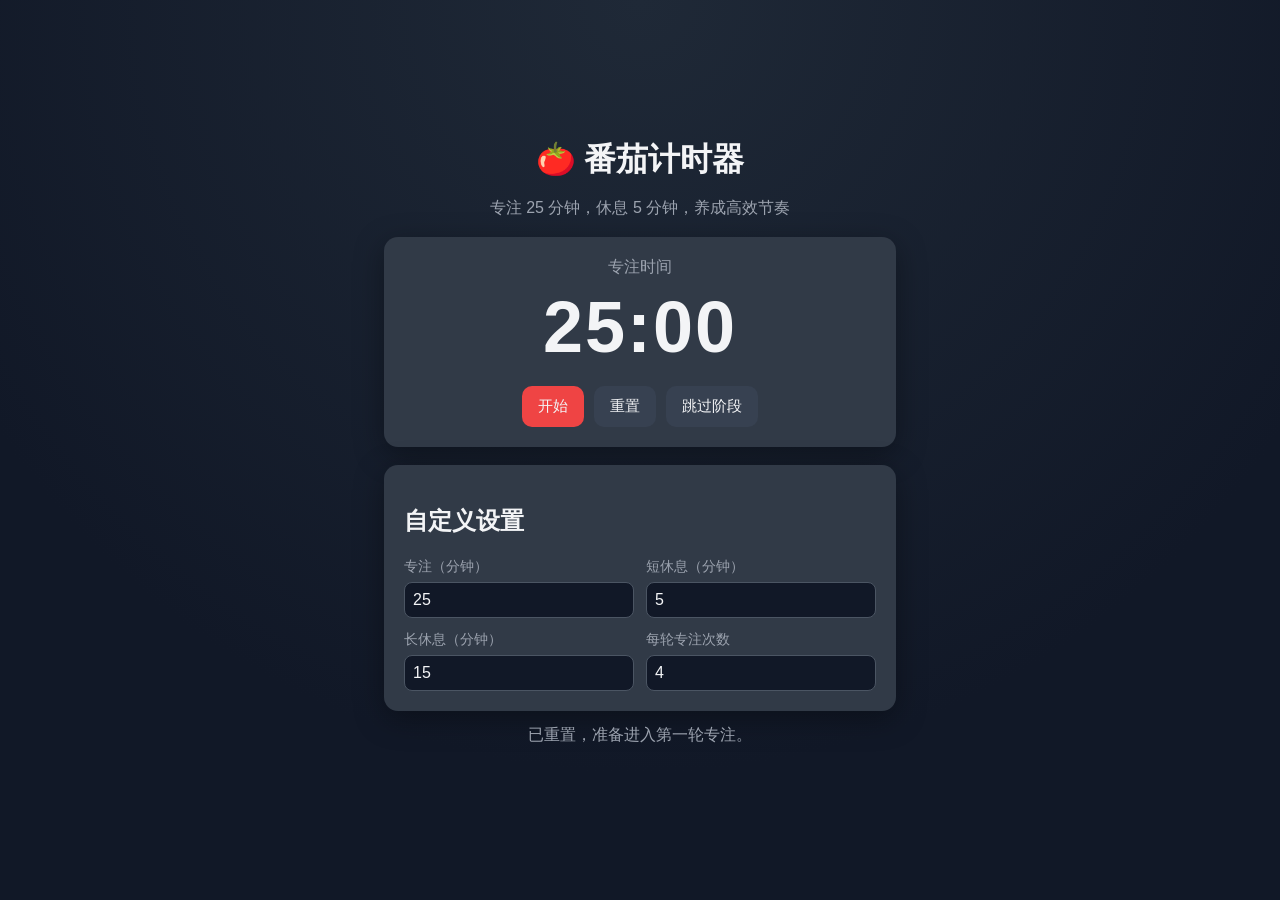
<file: index.html>
<!doctype html>
<html lang="zh-CN">
  <head>
    <meta charset="UTF-8" />
    <meta name="viewport" content="width=device-width, initial-scale=1.0" />
    <title>番茄计时器</title>
    <link rel="stylesheet" href="styles.css" />
  </head>
  <body>
    <main class="app">
      <h1>🍅 番茄计时器</h1>
      <p class="subtitle">专注 25 分钟，休息 5 分钟，养成高效节奏</p>

      <section class="timer-card" aria-live="polite">
        <div class="session" id="sessionLabel">专注时间</div>
        <div class="time" id="timeDisplay">25:00</div>

        <div class="controls">
          <button id="startPauseBtn" class="primary">开始</button>
          <button id="resetBtn">重置</button>
          <button id="skipBtn">跳过阶段</button>
        </div>
      </section>

      <section class="settings">
        <h2>自定义设置</h2>
        <div class="setting-grid">
          <label>
            专注（分钟）
            <input id="focusInput" type="number" min="1" max="90" value="25" />
          </label>
          <label>
            短休息（分钟）
            <input id="shortBreakInput" type="number" min="1" max="30" value="5" />
          </label>
          <label>
            长休息（分钟）
            <input id="longBreakInput" type="number" min="1" max="60" value="15" />
          </label>
          <label>
            每轮专注次数
            <input id="roundsInput" type="number" min="1" max="8" value="4" />
          </label>
        </div>
      </section>

      <p class="hint" id="statusHint">点击“开始”进入第一轮专注。</p>
    </main>

    <script src="script.js"></script>
  </body>
</html>
</file>
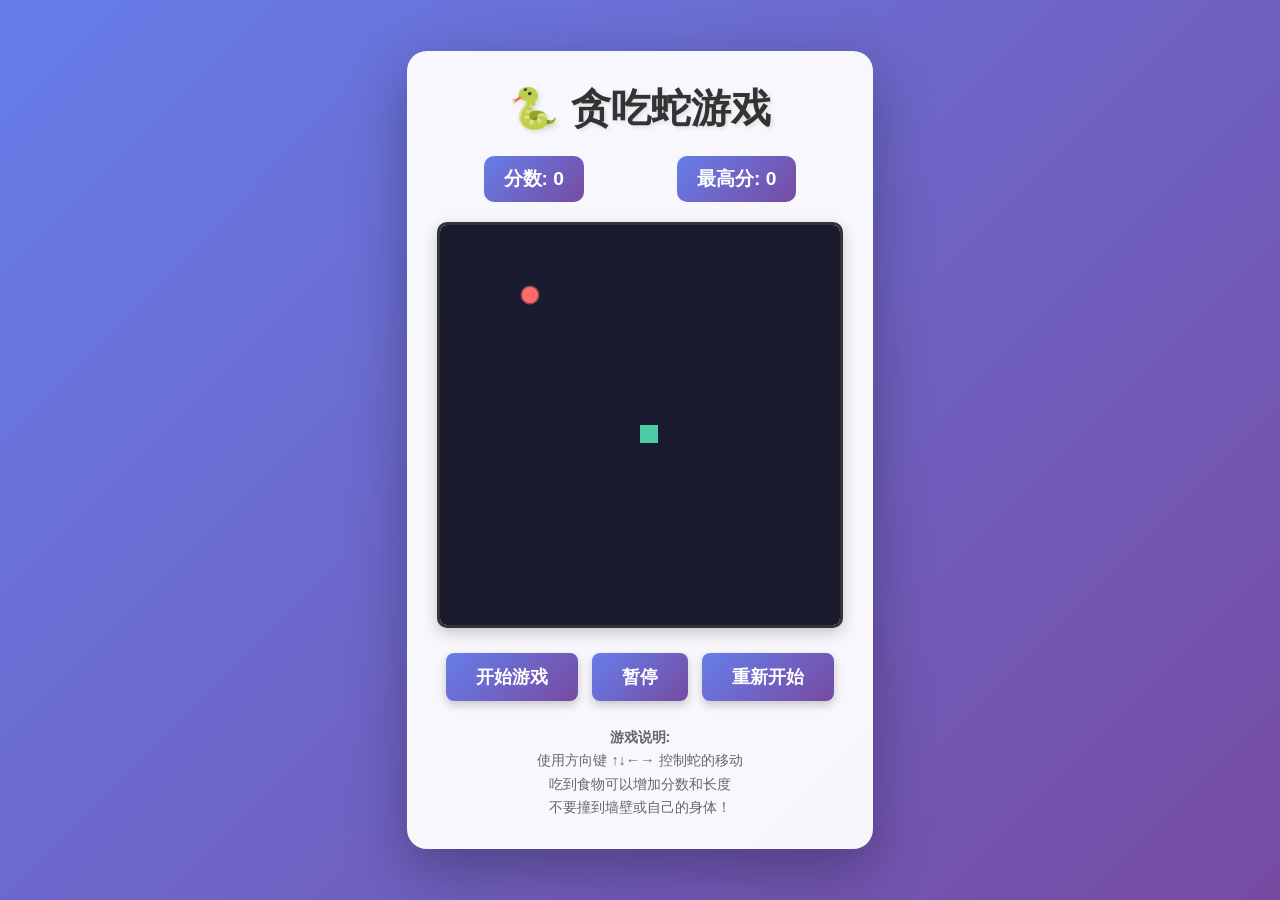
<file: games/snake.html>
<!DOCTYPE html>
<html lang="zh-CN">
<head>
    <meta charset="UTF-8">
    <meta name="viewport" content="width=device-width, initial-scale=1.0">
    <title>贪吃蛇游戏</title>
    <style>
        * {
            margin: 0;
            padding: 0;
            box-sizing: border-box;
        }

        body {
            display: flex;
            justify-content: center;
            align-items: center;
            min-height: 100vh;
            background: linear-gradient(135deg, #667eea 0%, #764ba2 100%);
            font-family: 'Arial', sans-serif;
        }

        .game-container {
            text-align: center;
            background: rgba(255, 255, 255, 0.95);
            padding: 30px;
            border-radius: 20px;
            box-shadow: 0 20px 60px rgba(0, 0, 0, 0.3);
        }

        h1 {
            color: #333;
            margin-bottom: 20px;
            font-size: 2.5em;
            text-shadow: 2px 2px 4px rgba(0, 0, 0, 0.1);
        }

        .score-board {
            display: flex;
            justify-content: space-around;
            margin-bottom: 20px;
            font-size: 1.2em;
            color: #555;
        }

        .score-item {
            padding: 10px 20px;
            background: linear-gradient(135deg, #667eea 0%, #764ba2 100%);
            color: white;
            border-radius: 10px;
            font-weight: bold;
        }

        canvas {
            border: 3px solid #333;
            border-radius: 10px;
            background: #f0f0f0;
            display: block;
            margin: 0 auto 20px;
            box-shadow: 0 5px 15px rgba(0, 0, 0, 0.2);
        }

        .controls {
            margin-top: 20px;
        }

        button {
            padding: 12px 30px;
            font-size: 1.1em;
            margin: 5px;
            cursor: pointer;
            border: none;
            border-radius: 8px;
            background: linear-gradient(135deg, #667eea 0%, #764ba2 100%);
            color: white;
            font-weight: bold;
            transition: transform 0.2s, box-shadow 0.2s;
            box-shadow: 0 4px 10px rgba(0, 0, 0, 0.2);
        }

        button:hover {
            transform: translateY(-2px);
            box-shadow: 0 6px 15px rgba(0, 0, 0, 0.3);
        }

        button:active {
            transform: translateY(0);
        }

        .instructions {
            margin-top: 20px;
            color: #666;
            font-size: 0.9em;
            line-height: 1.6;
        }

        .game-over {
            position: absolute;
            top: 50%;
            left: 50%;
            transform: translate(-50%, -50%);
            background: rgba(255, 255, 255, 0.95);
            padding: 40px;
            border-radius: 15px;
            box-shadow: 0 10px 30px rgba(0, 0, 0, 0.3);
            display: none;
            z-index: 10;
        }

        .game-over.show {
            display: block;
            animation: fadeIn 0.3s;
        }

        @keyframes fadeIn {
            from {
                opacity: 0;
                transform: translate(-50%, -50%) scale(0.8);
            }
            to {
                opacity: 1;
                transform: translate(-50%, -50%) scale(1);
            }
        }

        .game-over h2 {
            color: #e74c3c;
            margin-bottom: 15px;
            font-size: 2em;
        }

        .game-over p {
            color: #555;
            margin-bottom: 20px;
            font-size: 1.2em;
        }
    </style>
</head>
<body>
    <div class="game-container">
        <h1>🐍 贪吃蛇游戏</h1>

        <div class="score-board">
            <div class="score-item">
                <span>分数: </span>
                <span id="score">0</span>
            </div>
            <div class="score-item">
                <span>最高分: </span>
                <span id="highScore">0</span>
            </div>
        </div>

        <canvas id="gameCanvas" width="400" height="400"></canvas>

        <div class="controls">
            <button id="startBtn">开始游戏</button>
            <button id="pauseBtn">暂停</button>
            <button id="resetBtn">重新开始</button>
        </div>

        <div class="instructions">
            <p><strong>游戏说明:</strong></p>
            <p>使用方向键 ↑↓←→ 控制蛇的移动</p>
            <p>吃到食物可以增加分数和长度</p>
            <p>不要撞到墙壁或自己的身体！</p>
        </div>
    </div>

    <div class="game-over" id="gameOver">
        <h2>游戏结束！</h2>
        <p>你的分数: <span id="finalScore">0</span></p>
        <button onclick="resetGame()">再玩一次</button>
    </div>

    <script>
        const canvas = document.getElementById('gameCanvas');
        const ctx = canvas.getContext('2d');
        const scoreElement = document.getElementById('score');
        const highScoreElement = document.getElementById('highScore');
        const gameOverElement = document.getElementById('gameOver');
        const finalScoreElement = document.getElementById('finalScore');

        // 游戏配置
        const gridSize = 20;
        const tileCount = canvas.width / gridSize;

        // 游戏状态
        let snake = [{ x: 10, y: 10 }];
        let velocity = { x: 0, y: 0 };
        let food = { x: 15, y: 15 };
        let score = 0;
        let highScore = localStorage.getItem('snakeHighScore') || 0;
        let gameLoop = null;
        let isGameRunning = false;
        let isPaused = false;
        let gameSpeed = 100;

        highScoreElement.textContent = highScore;

        // 生成随机食物位置
        function generateFood() {
            food.x = Math.floor(Math.random() * tileCount);
            food.y = Math.floor(Math.random() * tileCount);

            // 确保食物不生成在蛇身上
            for (let segment of snake) {
                if (segment.x === food.x && segment.y === food.y) {
                    generateFood();
                    return;
                }
            }
        }

        // 绘制游戏
        function draw() {
            // 清空画布
            ctx.fillStyle = '#1a1a2e';
            ctx.fillRect(0, 0, canvas.width, canvas.height);

            // 绘制网格
            ctx.strokeStyle = '#16213e';
            ctx.lineWidth = 0.5;
            for (let i = 0; i <= tileCount; i++) {
                ctx.beginPath();
                ctx.moveTo(i * gridSize, 0);
                ctx.lineTo(i * gridSize, canvas.height);
                ctx.stroke();
                ctx.beginPath();
                ctx.moveTo(0, i * gridSize);
                ctx.lineTo(canvas.width, i * gridSize);
                ctx.stroke();
            }

            // 绘制蛇
            snake.forEach((segment, index) => {
                if (index === 0) {
                    // 蛇头
                    ctx.fillStyle = '#4ecca3';
                    ctx.fillRect(segment.x * gridSize, segment.y * gridSize, gridSize - 2, gridSize - 2);

                    // 蛇眼睛
                    ctx.fillStyle = '#fff';
                    const eyeSize = 3;
                    const eyeOffset = 5;
                    if (velocity.x === 1) {
                        ctx.fillRect(segment.x * gridSize + gridSize - eyeOffset, segment.y * gridSize + eyeOffset, eyeSize, eyeSize);
                        ctx.fillRect(segment.x * gridSize + gridSize - eyeOffset, segment.y * gridSize + gridSize - eyeOffset - eyeSize, eyeSize, eyeSize);
                    } else if (velocity.x === -1) {
                        ctx.fillRect(segment.x * gridSize + eyeOffset - eyeSize, segment.y * gridSize + eyeOffset, eyeSize, eyeSize);
                        ctx.fillRect(segment.x * gridSize + eyeOffset - eyeSize, segment.y * gridSize + gridSize - eyeOffset - eyeSize, eyeSize, eyeSize);
                    } else if (velocity.y === 1) {
                        ctx.fillRect(segment.x * gridSize + eyeOffset, segment.y * gridSize + gridSize - eyeOffset, eyeSize, eyeSize);
                        ctx.fillRect(segment.x * gridSize + gridSize - eyeOffset - eyeSize, segment.y * gridSize + gridSize - eyeOffset, eyeSize, eyeSize);
                    } else if (velocity.y === -1) {
                        ctx.fillRect(segment.x * gridSize + eyeOffset, segment.y * gridSize + eyeOffset - eyeSize, eyeSize, eyeSize);
                        ctx.fillRect(segment.x * gridSize + gridSize - eyeOffset - eyeSize, segment.y * gridSize + eyeOffset - eyeSize, eyeSize, eyeSize);
                    }
                } else {
                    // 蛇身
                    const gradient = ctx.createLinearGradient(
                        segment.x * gridSize, segment.y * gridSize,
                        segment.x * gridSize + gridSize, segment.y * gridSize + gridSize
                    );
                    gradient.addColorStop(0, '#4ecca3');
                    gradient.addColorStop(1, '#3d9970');
                    ctx.fillStyle = gradient;
                    ctx.fillRect(segment.x * gridSize, segment.y * gridSize, gridSize - 2, gridSize - 2);
                }
            });

            // 绘制食物
            ctx.fillStyle = '#ff6b6b';
            ctx.beginPath();
            ctx.arc(
                food.x * gridSize + gridSize / 2,
                food.y * gridSize + gridSize / 2,
                gridSize / 2 - 2,
                0,
                Math.PI * 2
            );
            ctx.fill();

            // 食物光晕效果
            ctx.strokeStyle = 'rgba(255, 107, 107, 0.5)';
            ctx.lineWidth = 3;
            ctx.stroke();
        }

        // 更新游戏状态
        function update() {
            if (!isGameRunning || isPaused) return;

            // 移动蛇头
            const head = { x: snake[0].x + velocity.x, y: snake[0].y + velocity.y };

            // 检查墙壁碰撞
            if (head.x < 0 || head.x >= tileCount || head.y < 0 || head.y >= tileCount) {
                endGame();
                return;
            }

            // 检查自身碰撞
            for (let segment of snake) {
                if (head.x === segment.x && head.y === segment.y) {
                    endGame();
                    return;
                }
            }

            snake.unshift(head);

            // 检查是否吃到食物
            if (head.x === food.x && head.y === food.y) {
                score += 10;
                scoreElement.textContent = score;
                generateFood();

                // 加速
                if (score % 50 === 0 && gameSpeed > 50) {
                    gameSpeed -= 5;
                    clearInterval(gameLoop);
                    gameLoop = setInterval(gameUpdate, gameSpeed);
                }
            } else {
                snake.pop();
            }

            draw();
        }

        // 游戏主循环
        function gameUpdate() {
            update();
        }

        // 开始游戏
        function startGame() {
            if (isGameRunning && !isPaused) return;

            if (!isGameRunning) {
                isGameRunning = true;
                velocity = { x: 1, y: 0 };
            }

            isPaused = false;
            if (!gameLoop) {
                gameLoop = setInterval(gameUpdate, gameSpeed);
            }
        }

        // 暂停游戏
        function pauseGame() {
            if (!isGameRunning) return;
            isPaused = !isPaused;
            document.getElementById('pauseBtn').textContent = isPaused ? '继续' : '暂停';
        }

        // 重置游戏
        function resetGame() {
            clearInterval(gameLoop);
            gameLoop = null;
            snake = [{ x: 10, y: 10 }];
            velocity = { x: 0, y: 0 };
            score = 0;
            gameSpeed = 100;
            isGameRunning = false;
            isPaused = false;
            scoreElement.textContent = '0';
            gameOverElement.classList.remove('show');
            document.getElementById('pauseBtn').textContent = '暂停';
            generateFood();
            draw();
        }

        // 游戏结束
        function endGame() {
            isGameRunning = false;
            clearInterval(gameLoop);
            gameLoop = null;

            if (score > highScore) {
                highScore = score;
                localStorage.setItem('snakeHighScore', highScore);
                highScoreElement.textContent = highScore;
            }

            finalScoreElement.textContent = score;
            gameOverElement.classList.add('show');
        }

        // 键盘控制
        document.addEventListener('keydown', (e) => {
            if (!isGameRunning) {
                if (e.key.startsWith('Arrow')) {
                    startGame();
                }
            }

            switch (e.key) {
                case 'ArrowUp':
                    if (velocity.y === 0) {
                        velocity = { x: 0, y: -1 };
                    }
                    e.preventDefault();
                    break;
                case 'ArrowDown':
                    if (velocity.y === 0) {
                        velocity = { x: 0, y: 1 };
                    }
                    e.preventDefault();
                    break;
                case 'ArrowLeft':
                    if (velocity.x === 0) {
                        velocity = { x: -1, y: 0 };
                    }
                    e.preventDefault();
                    break;
                case 'ArrowRight':
                    if (velocity.x === 0) {
                        velocity = { x: 1, y: 0 };
                    }
                    e.preventDefault();
                    break;
                case ' ':
                    pauseGame();
                    e.preventDefault();
                    break;
            }
        });

        // 按钮事件
        document.getElementById('startBtn').addEventListener('click', startGame);
        document.getElementById('pauseBtn').addEventListener('click', pauseGame);
        document.getElementById('resetBtn').addEventListener('click', resetGame);

        // 初始化游戏
        generateFood();
        draw();
    </script>
</body>
</html>
</file>
<file: styles.css>
:root {
  color-scheme: dark;
  --bg: #111827;
  --card: #1f2937;
  --text: #f3f4f6;
  --muted: #9ca3af;
  --accent: #ef4444;
  --accent-hover: #dc2626;
}

* {
  box-sizing: border-box;
}

body {
  margin: 0;
  min-height: 100vh;
  display: grid;
  place-items: center;
  background: radial-gradient(circle at top, #1f2937, #111827 70%);
  color: var(--text);
  font-family: "PingFang SC", "Microsoft YaHei", -apple-system, BlinkMacSystemFont, sans-serif;
}

.app {
  width: min(92vw, 560px);
  padding: 24px;
}

h1 {
  margin: 0;
  text-align: center;
}

.subtitle {
  text-align: center;
  color: var(--muted);
}

.timer-card,
.settings {
  margin-top: 18px;
  background: color-mix(in srgb, var(--card) 92%, #fff 8%);
  border-radius: 14px;
  padding: 20px;
  box-shadow: 0 8px 30px rgb(0 0 0 / 35%);
}

.session {
  text-align: center;
  font-size: 1rem;
  color: var(--muted);
}

.time {
  text-align: center;
  font-size: clamp(3rem, 10vw, 4.5rem);
  font-weight: 700;
  letter-spacing: 2px;
  margin: 8px 0 18px;
}

.controls {
  display: flex;
  gap: 10px;
  justify-content: center;
  flex-wrap: wrap;
}

button {
  border: none;
  border-radius: 10px;
  padding: 10px 16px;
  font-size: 0.95rem;
  cursor: pointer;
  background: #374151;
  color: var(--text);
}

button:hover {
  filter: brightness(1.1);
}

button.primary {
  background: var(--accent);
}

button.primary:hover {
  background: var(--accent-hover);
}

.setting-grid {
  display: grid;
  grid-template-columns: repeat(2, minmax(0, 1fr));
  gap: 12px;
}

label {
  display: grid;
  gap: 6px;
  color: var(--muted);
  font-size: 0.9rem;
}

input {
  width: 100%;
  border: 1px solid #4b5563;
  background: #111827;
  color: var(--text);
  border-radius: 8px;
  padding: 8px;
  font-size: 1rem;
}

.hint {
  margin-top: 14px;
  color: var(--muted);
  text-align: center;
}

@media (max-width: 500px) {
  .setting-grid {
    grid-template-columns: 1fr;
  }
}
</file>
